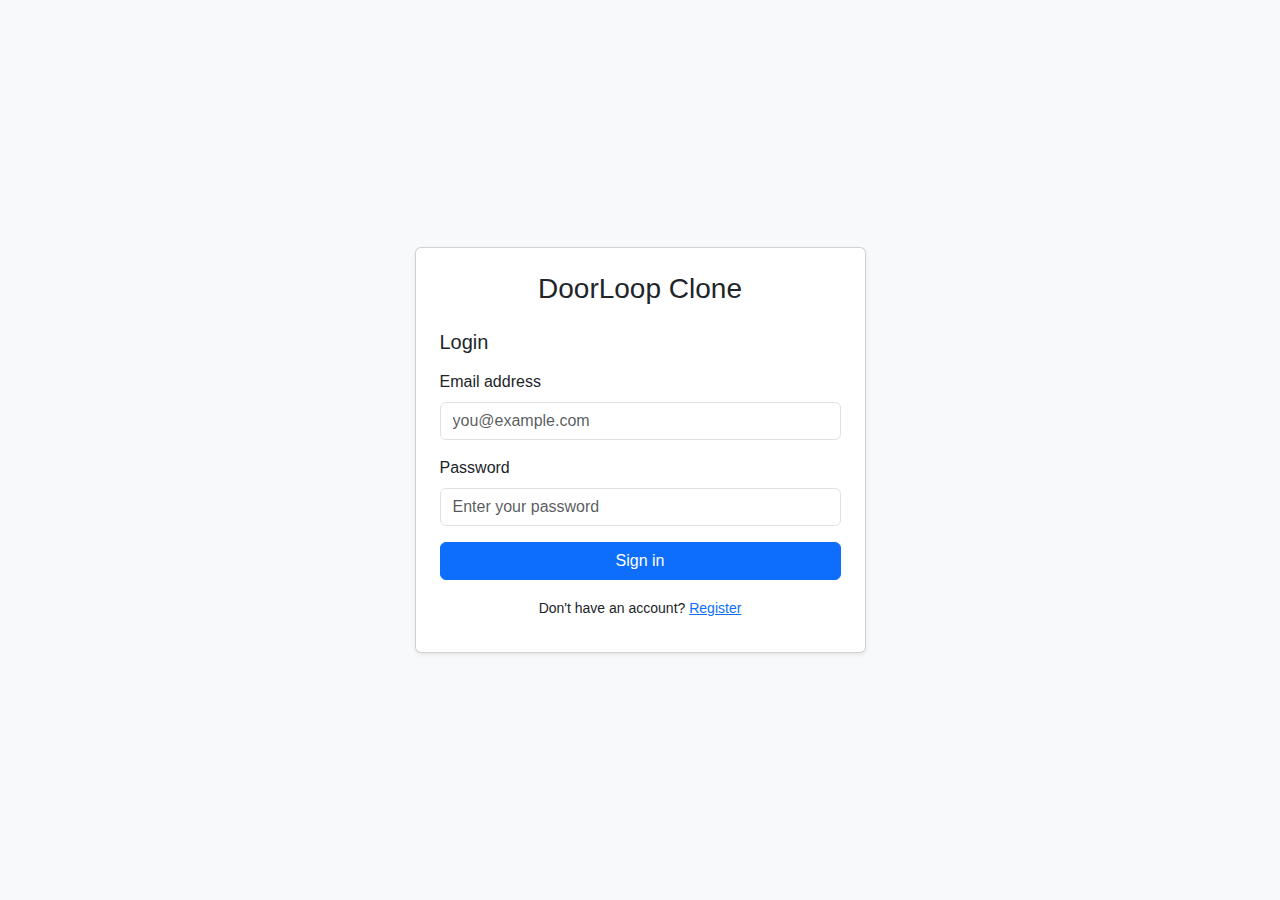
<file: index.html>
<!DOCTYPE html>
<html lang="en">
<head>
  <meta charset="UTF-8">
  <meta name="viewport" content="width=device-width, initial-scale=1, shrink-to-fit=no">
  <title>DoorLoop Clone – Login</title>
  <!-- Bootstrap CSS -->
  <link href="https://cdn.jsdelivr.net/npm/bootstrap@5.3.0/dist/css/bootstrap.min.css" rel="stylesheet">
  <!-- Site styles -->
  <link rel="stylesheet" href="css/style.css">
  <!-- PWA manifest -->
  <link rel="manifest" href="manifest.json">
</head>
<body class="bg-light d-flex align-items-center" style="min-height:100vh;">
  <div class="container">
    <div class="row justify-content-center">
      <div class="col-md-6 col-lg-5">
        <div class="card shadow-sm">
          <div class="card-body p-4">
            <h3 class="card-title text-center mb-4">DoorLoop Clone</h3>
            <!-- Login form -->
            <div id="loginForm">
              <h5 class="mb-3">Login</h5>
              <div class="mb-3">
                <label for="loginEmail" class="form-label">Email address</label>
                <input type="email" id="loginEmail" class="form-control" placeholder="you@example.com" required>
              </div>
              <div class="mb-3">
                <label for="loginPassword" class="form-label">Password</label>
                <input type="password" id="loginPassword" class="form-control" placeholder="Enter your password" required>
              </div>
              <button id="loginBtn" class="btn btn-primary w-100">Sign in</button>
              <div class="text-center mt-3">
                <small>Don't have an account? <a href="#" id="showRegister">Register</a></small>
              </div>
            </div>
            <!-- Registration form -->
            <div id="registerForm" class="d-none">
              <h5 class="mb-3">Create account</h5>
              <div class="mb-3">
                <label for="regName" class="form-label">Full name</label>
                <input type="text" id="regName" class="form-control" placeholder="John Doe" required>
              </div>
              <div class="mb-3">
                <label for="regEmail" class="form-label">Email address</label>
                <input type="email" id="regEmail" class="form-control" placeholder="you@example.com" required>
              </div>
              <div class="mb-3">
                <label for="regPassword" class="form-label">Password</label>
                <input type="password" id="regPassword" class="form-control" placeholder="Create a password" required>
              </div>
              <div class="mb-3">
                <label for="regRole" class="form-label">Role</label>
                <select id="regRole" class="form-select">
                  <option value="owner">Owner/Landlord</option>
                  <option value="manager">Property Manager</option>
                  <option value="tenant">Tenant</option>
                  <option value="vendor">Vendor</option>
                  <option value="admin">Admin</option>
                </select>
              </div>
              <button id="registerBtn" class="btn btn-primary w-100">Register</button>
              <div class="text-center mt-3">
                <small>Already have an account? <a href="#" id="showLogin">Log in</a></small>
              </div>
            </div>
            <div id="authMessage" class="text-danger mt-2" aria-live="assertive"></div>
          </div>
        </div>
      </div>
    </div>
  </div>
  <!-- Authentication logic -->
  <script src="js/auth.js"></script>
  <!-- Bootstrap JS Bundle -->
  <script src="https://cdn.jsdelivr.net/npm/bootstrap@5.3.0/dist/js/bootstrap.bundle.min.js"></script>
</body>
</html>
</file>
<file: css/style.css>
/* Generic styles for the DoorLoop clone */
body {
  font-family: -apple-system, BlinkMacSystemFont, "Segoe UI", Roboto, "Helvetica Neue", Arial, sans-serif;
  background-color: #f8f9fa;
  color: #212529;
}

.navbar-brand {
  font-weight: 600;
}

/* Sidebar styles for the dashboard */
#sidebar {
  min-height: 100vh;
  background: #343a40;
  color: #fff;
}

#sidebar a {
  color: #adb5bd;
  text-decoration: none;
  display: block;
  padding: .75rem 1rem;
  transition: background .2s, color .2s;
}

#sidebar a:hover, #sidebar a.active {
  background: #495057;
  color: #fff;
}

/* Main content area spacing */
#content {
  padding: 2rem;
}

/* Tables */
table.table td, table.table th {
  vertical-align: middle;
}

/* Form validation messages */
.invalid-feedback {
  display: none;
}

input:invalid ~ .invalid-feedback {
  display: block;
}

/* Responsive adjustments */
@media (max-width: 767.98px) {
  #sidebar {
    display: none;
  }
  #content {
    padding: 1rem;
  }
}
</file>
